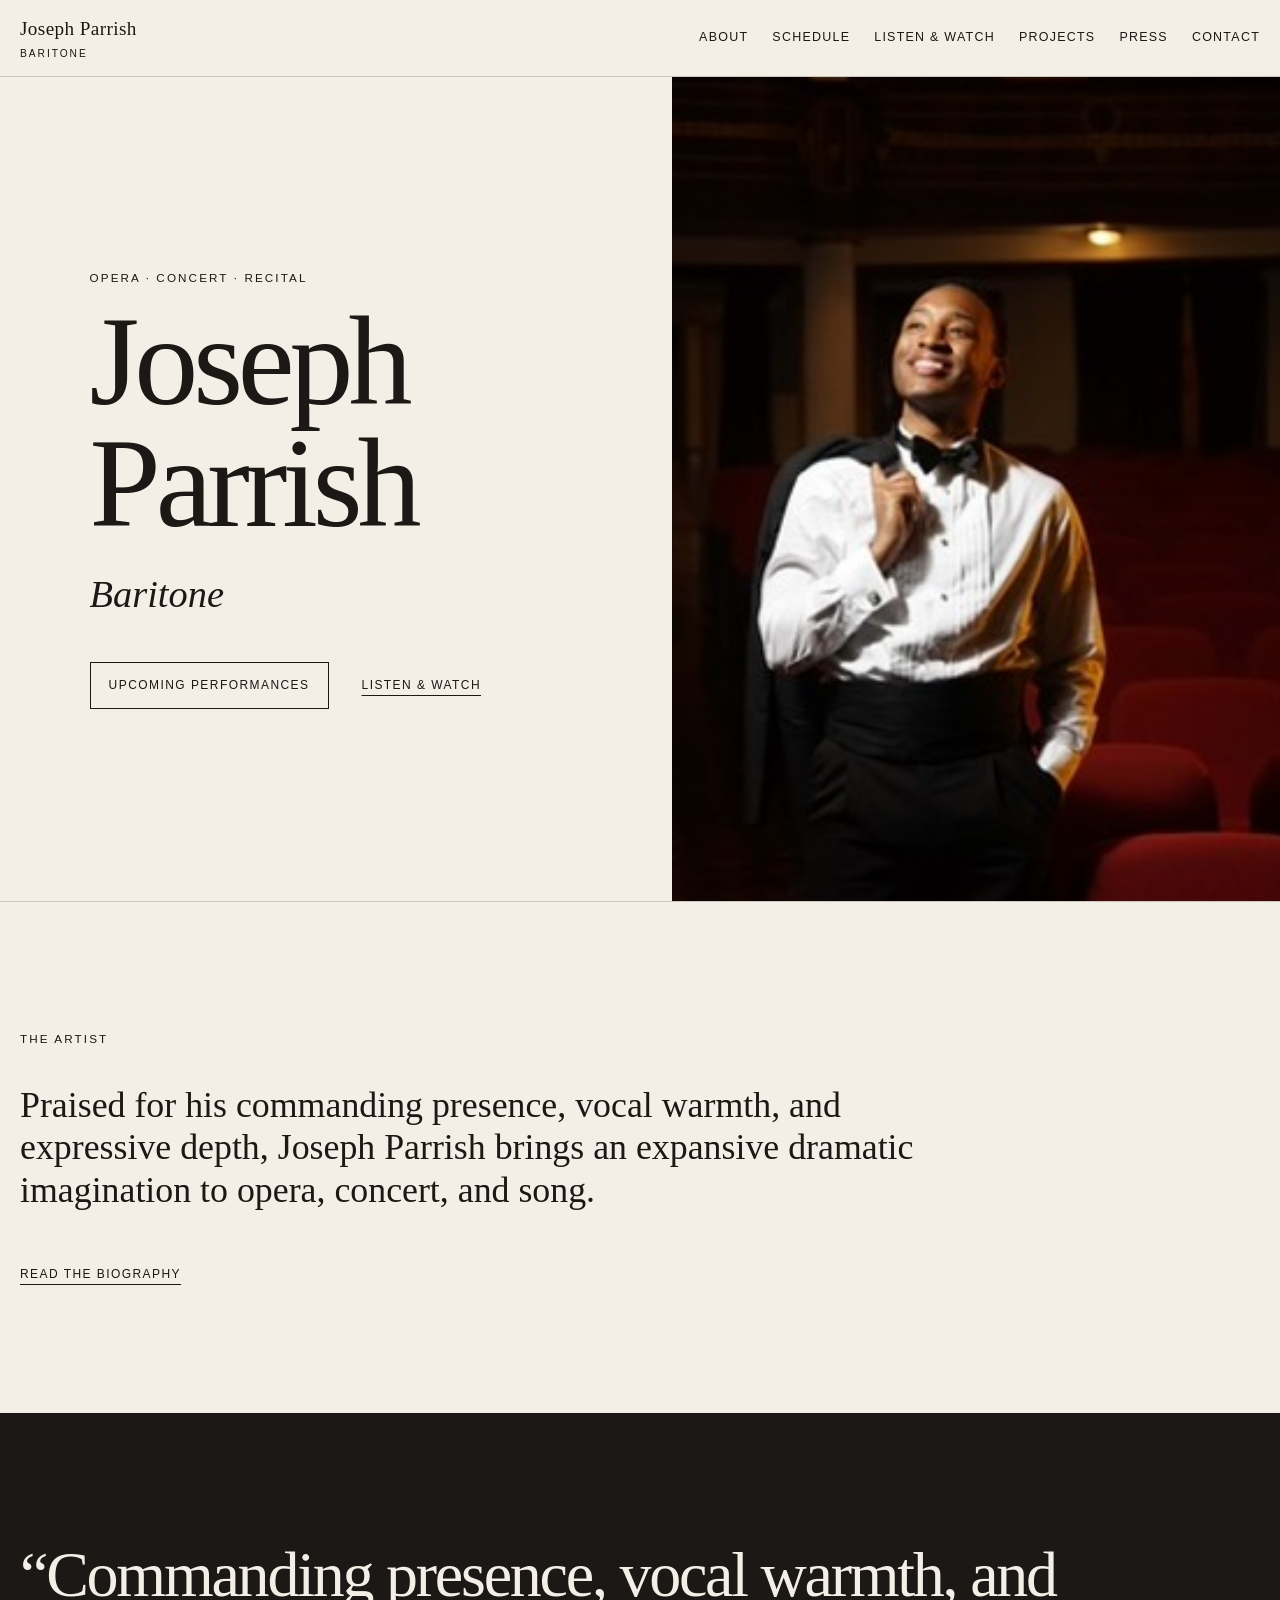
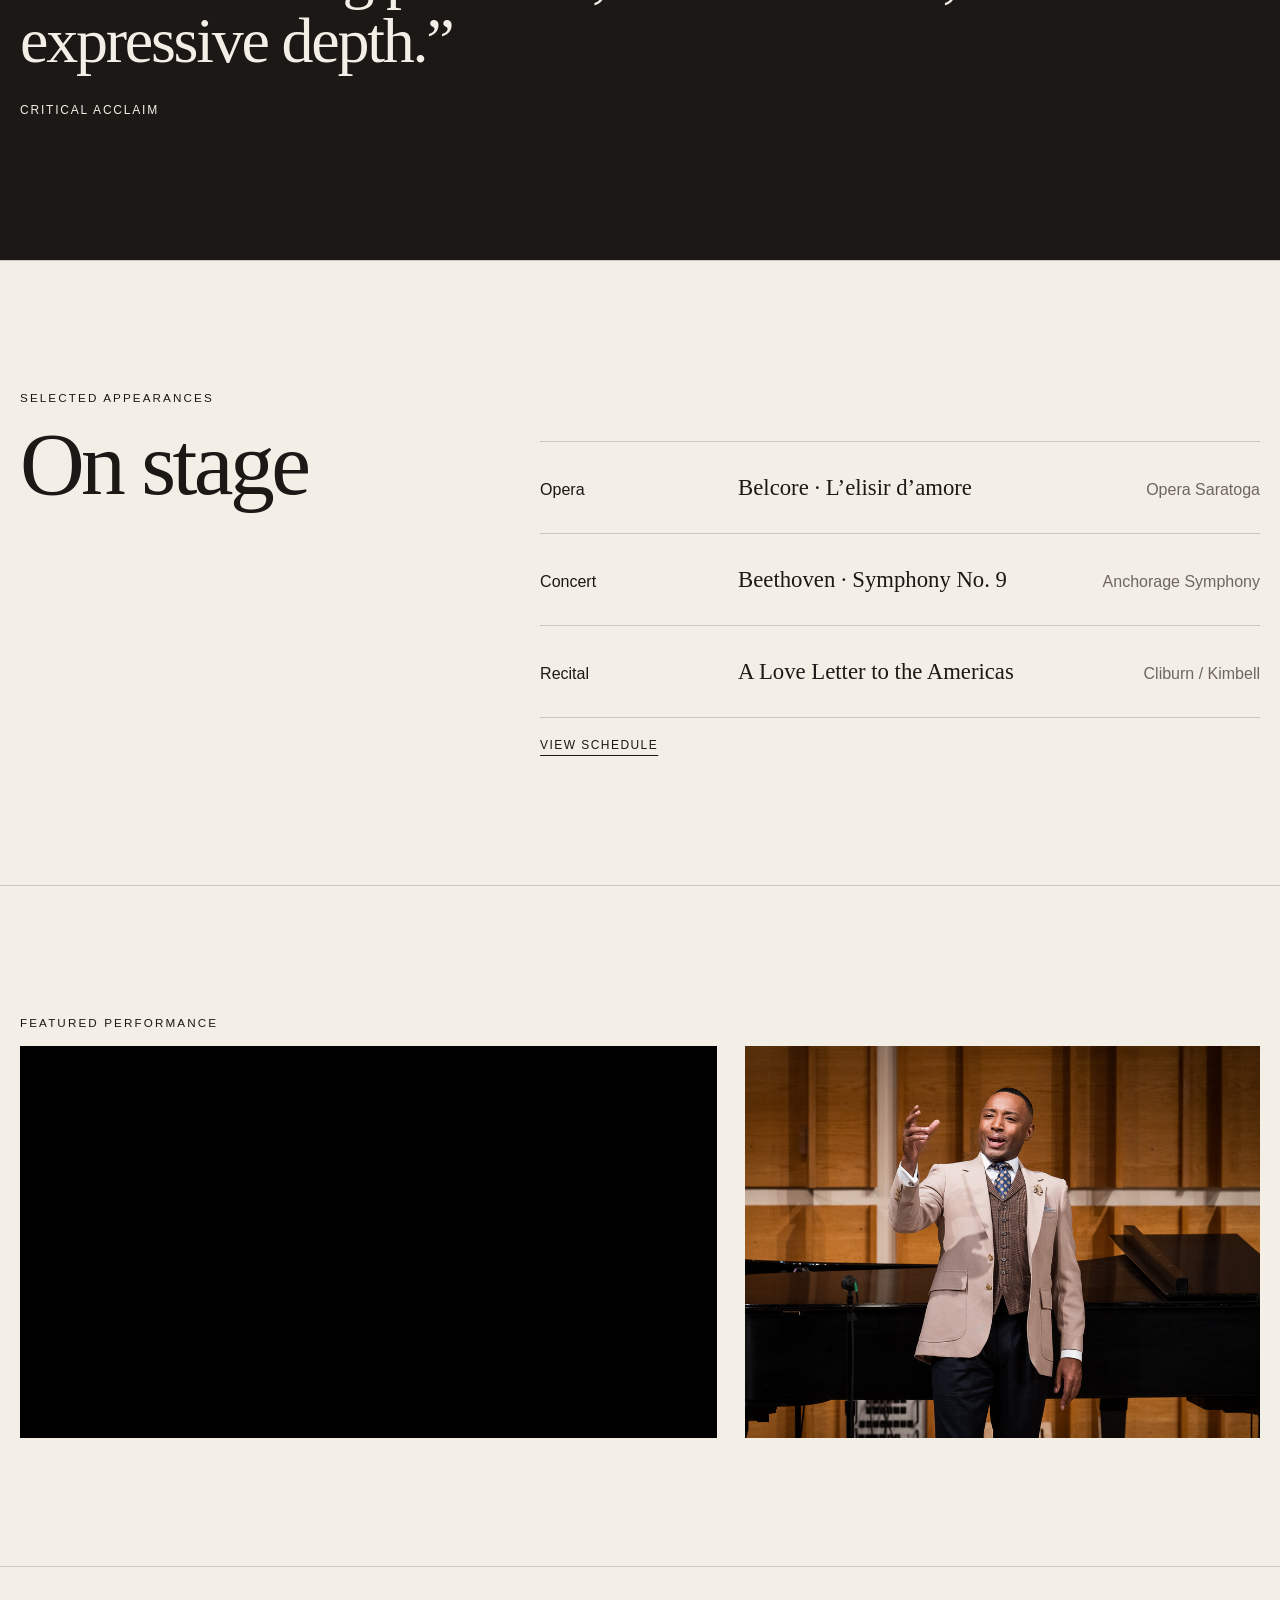
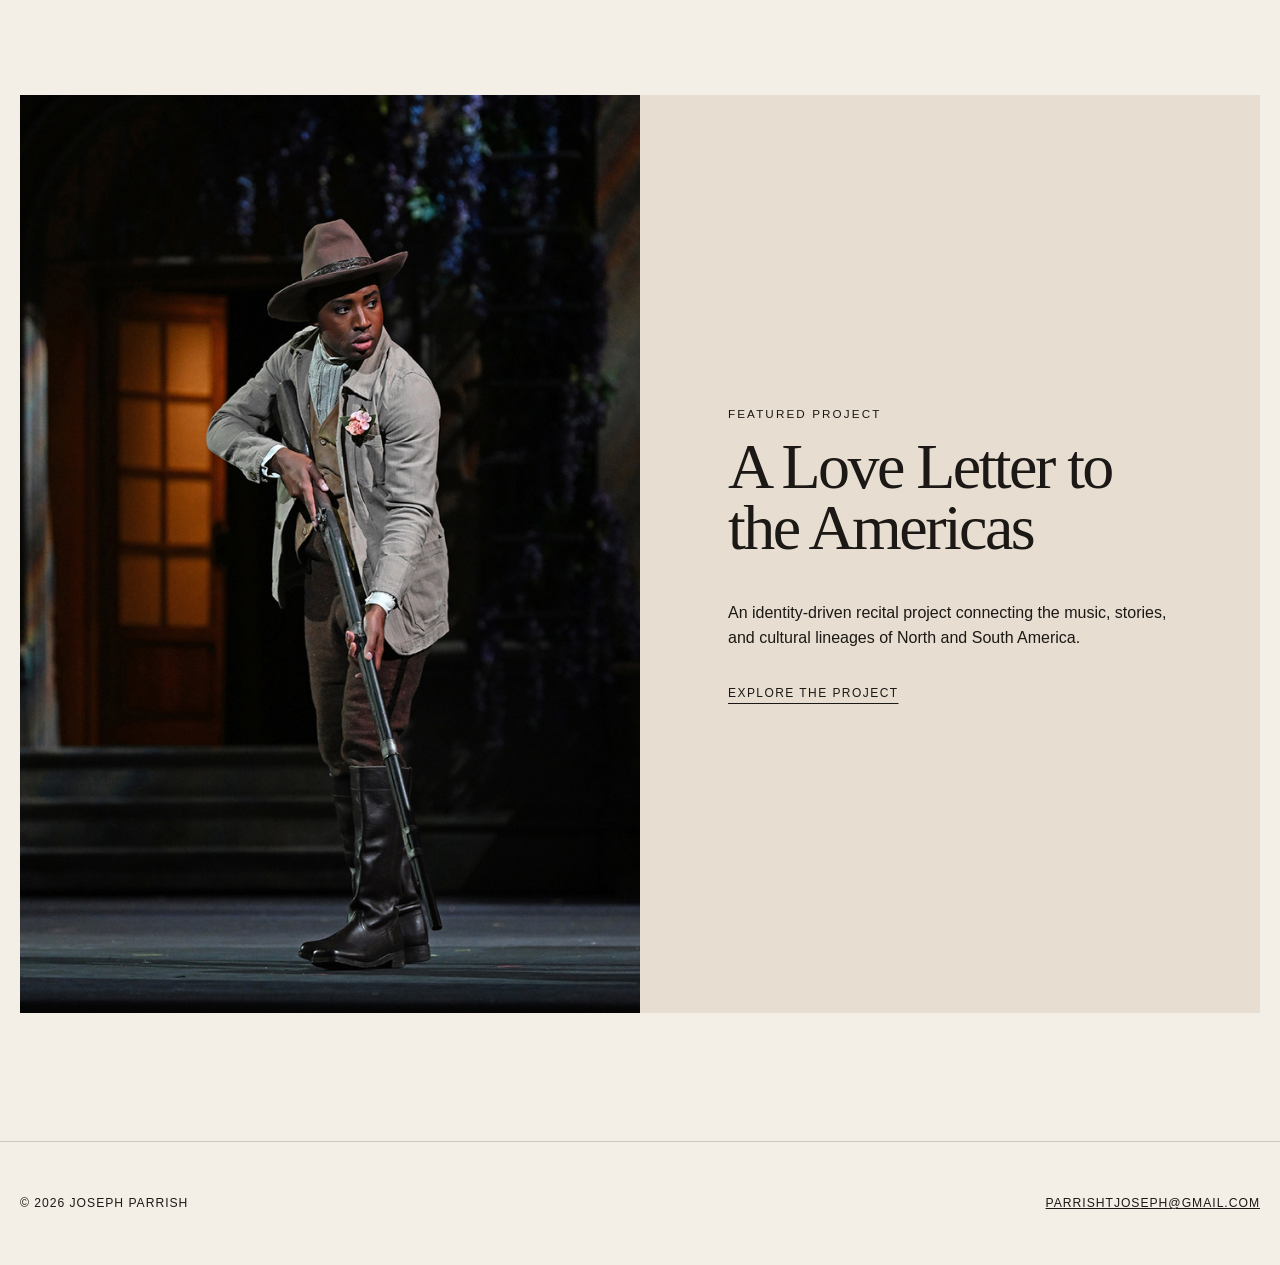
<file: index.html>
<!doctype html><html lang="en"><head><meta charset="utf-8"><meta name="viewport" content="width=device-width,initial-scale=1"><meta name="description" content="Official website of American baritone Joseph Parrish — opera, concert, recital, media, and upcoming performances."><title>Joseph Parrish | Baritone</title><link rel="stylesheet" href="assets/css/styles.css"></head><body>
<header class="site-header">
  <div class="container header-inner">
    <a class="brand" href="index.html">Joseph Parrish<span>Baritone</span></a>
    <button class="menu-button" type="button" aria-expanded="false" aria-label="Open navigation">Menu</button>
    <nav class="nav" aria-label="Primary navigation">
      <a href="about.html">About</a>
      <a href="schedule.html">Schedule</a>
      <a href="media.html">Listen &amp; Watch</a>
      <a href="projects.html">Projects</a>
      <a href="press.html">Press</a>
      <a href="contact.html">Contact</a>
    </nav>
  </div>
</header>
<main>
<section class="hero">
  <div class="hero-copy"><p class="eyebrow">Opera · Concert · Recital</p><h1 class="display">Joseph<br>Parrish</h1><p class="hero-role">Baritone</p><div class="hero-actions"><a class="button" href="schedule.html">Upcoming performances</a><a class="button ghost" href="media.html">Listen &amp; watch</a></div></div>
  <div class="hero-image"><img src="assets/images/joseph-parrish-hero.jpg" alt="Joseph Parrish in formal concert attire in an auditorium"></div>
</section>
<section class="section"><div class="container"><p class="eyebrow">The artist</p><p class="lede">Praised for his commanding presence, vocal warmth, and expressive depth, Joseph Parrish brings an expansive dramatic imagination to opera, concert, and song.</p><a class="text-link" href="about.html">Read the biography</a></div></section>
<section class="section dark"><div class="container"><blockquote class="quote">“Commanding presence, vocal warmth, and expressive depth.”</blockquote><p class="quote-source">Critical acclaim</p></div></section>
<section class="section"><div class="container"><div class="section-grid"><div><p class="eyebrow">Selected appearances</p><h2 class="display">On stage</h2></div><div><div class="engagements"><div class="engagement"><p>Opera</p><p class="work">Belcore · L’elisir d’amore</p><p class="place">Opera Saratoga</p></div><div class="engagement"><p>Concert</p><p class="work">Beethoven · Symphony No. 9</p><p class="place">Anchorage Symphony</p></div><div class="engagement"><p>Recital</p><p class="work">A Love Letter to the Americas</p><p class="place">Cliburn / Kimbell</p></div></div><a class="text-link" href="schedule.html">View schedule</a></div></div></div></section>
<section class="section"><div class="container"><p class="eyebrow">Featured performance</p><div class="media-grid"><div class="video-wrap"><iframe src="https://www.youtube.com/embed/YxGf7FfncKk" title="Featured performance by Joseph Parrish" allow="accelerometer; autoplay; clipboard-write; encrypted-media; gyroscope; picture-in-picture; web-share" allowfullscreen></iframe></div><div class="media-image"><img src="assets/images/joseph-parrish-recital.jpg" alt="Joseph Parrish performing in recital"></div></div></div></section>
<section class="section"><div class="container"><div class="project-card"><img src="assets/images/joseph-parrish-stage.jpg" alt="Joseph Parrish performing on the opera stage"><div class="project-copy"><p class="eyebrow">Featured project</p><h3 class="display">A Love Letter to the Americas</h3><p>An identity-driven recital project connecting the music, stories, and cultural lineages of North and South America.</p><a class="text-link" href="projects.html">Explore the project</a></div></div></div></section>
</main>
<footer class="site-footer">
  <div class="container footer-inner">
    <p>© <span data-year></span> Joseph Parrish</p>
    <p><a href="mailto:parrishtjoseph@gmail.com">parrishtjoseph@gmail.com</a></p>
  </div>
</footer>
<script src="assets/js/main.js"></script>
</body></html>
</file>
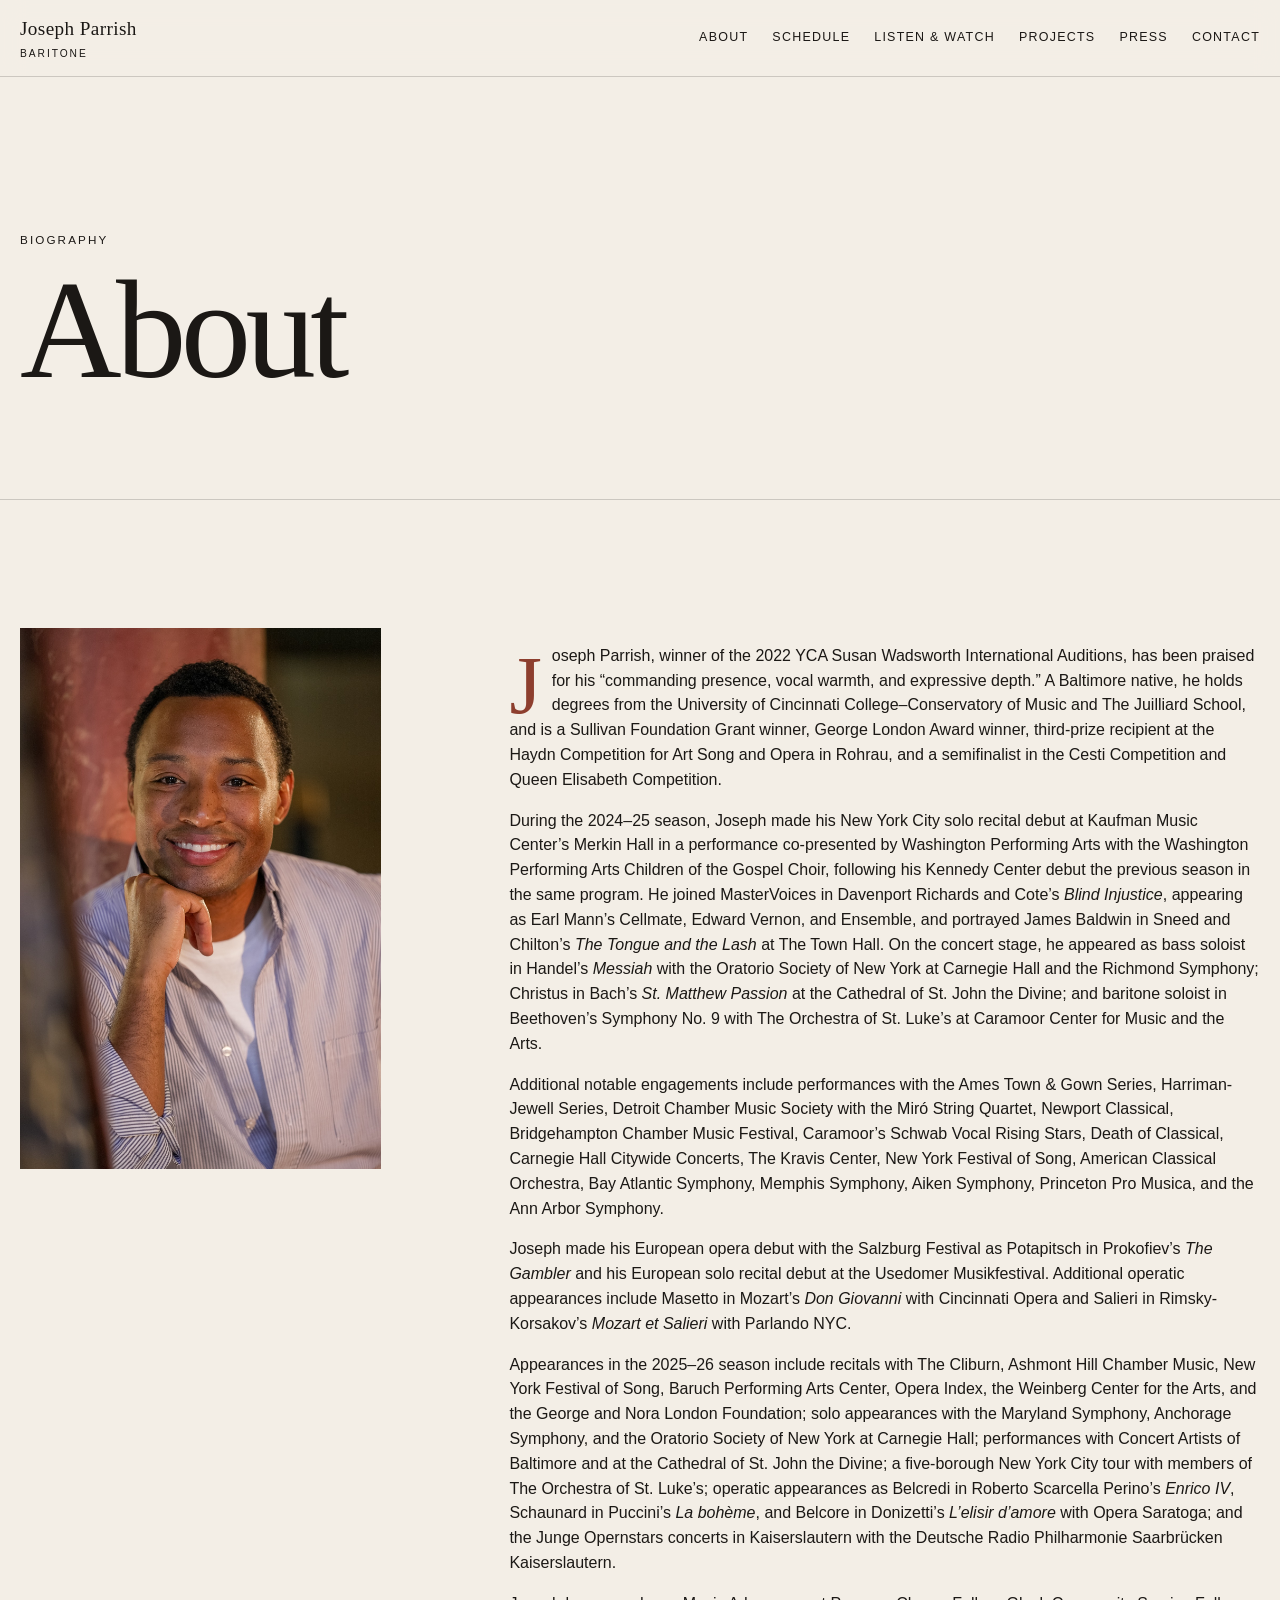
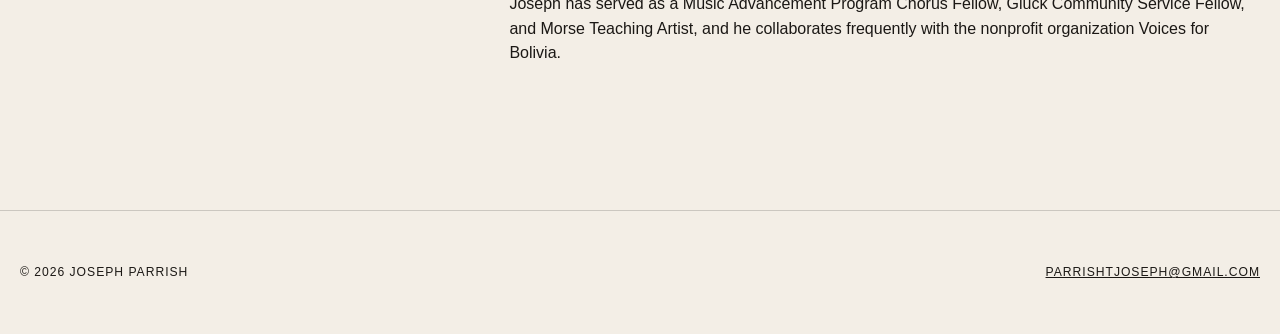
<file: about.html>
<!doctype html><html lang="en"><head><meta charset="utf-8"><meta name="viewport" content="width=device-width,initial-scale=1"><meta name="description" content="Biography of American baritone Joseph Parrish."><title>About | Joseph Parrish</title><link rel="stylesheet" href="assets/css/styles.css"></head><body>
<header class="site-header">
  <div class="container header-inner">
    <a class="brand" href="index.html">Joseph Parrish<span>Baritone</span></a>
    <button class="menu-button" type="button" aria-expanded="false" aria-label="Open navigation">Menu</button>
    <nav class="nav" aria-label="Primary navigation">
      <a href="about.html">About</a>
      <a href="schedule.html">Schedule</a>
      <a href="media.html">Listen &amp; Watch</a>
      <a href="projects.html">Projects</a>
      <a href="press.html">Press</a>
      <a href="contact.html">Contact</a>
    </nav>
  </div>
</header>
<main><section class="page-hero"><div class="container"><p class="eyebrow">Biography</p><h1 class="display">About</h1></div></section><section class="section"><div class="container page-grid"><aside class="portrait-stack"><img src="assets/images/joseph-parrish-portrait.jpg" alt="Portrait of Joseph Parrish"></aside><article class="bio-copy copy">
<p>Joseph Parrish, winner of the 2022 YCA Susan Wadsworth International Auditions, has been praised for his “commanding presence, vocal warmth, and expressive depth.” A Baltimore native, he holds degrees from the University of Cincinnati College–Conservatory of Music and The Juilliard School, and is a Sullivan Foundation Grant winner, George London Award winner, third-prize recipient at the Haydn Competition for Art Song and Opera in Rohrau, and a semifinalist in the Cesti Competition and Queen Elisabeth Competition.</p>
<p>During the 2024–25 season, Joseph made his New York City solo recital debut at Kaufman Music Center’s Merkin Hall in a performance co-presented by Washington Performing Arts with the Washington Performing Arts Children of the Gospel Choir, following his Kennedy Center debut the previous season in the same program. He joined MasterVoices in Davenport Richards and Cote’s <em>Blind Injustice</em>, appearing as Earl Mann’s Cellmate, Edward Vernon, and Ensemble, and portrayed James Baldwin in Sneed and Chilton’s <em>The Tongue and the Lash</em> at The Town Hall. On the concert stage, he appeared as bass soloist in Handel’s <em>Messiah</em> with the Oratorio Society of New York at Carnegie Hall and the Richmond Symphony; Christus in Bach’s <em>St. Matthew Passion</em> at the Cathedral of St. John the Divine; and baritone soloist in Beethoven’s Symphony No. 9 with The Orchestra of St. Luke’s at Caramoor Center for Music and the Arts.</p>
<p>Additional notable engagements include performances with the Ames Town &amp; Gown Series, Harriman-Jewell Series, Detroit Chamber Music Society with the Miró String Quartet, Newport Classical, Bridgehampton Chamber Music Festival, Caramoor’s Schwab Vocal Rising Stars, Death of Classical, Carnegie Hall Citywide Concerts, The Kravis Center, New York Festival of Song, American Classical Orchestra, Bay Atlantic Symphony, Memphis Symphony, Aiken Symphony, Princeton Pro Musica, and the Ann Arbor Symphony.</p>
<p>Joseph made his European opera debut with the Salzburg Festival as Potapitsch in Prokofiev’s <em>The Gambler</em> and his European solo recital debut at the Usedomer Musikfestival. Additional operatic appearances include Masetto in Mozart’s <em>Don Giovanni</em> with Cincinnati Opera and Salieri in Rimsky-Korsakov’s <em>Mozart et Salieri</em> with Parlando NYC.</p>
<p>Appearances in the 2025–26 season include recitals with The Cliburn, Ashmont Hill Chamber Music, New York Festival of Song, Baruch Performing Arts Center, Opera Index, the Weinberg Center for the Arts, and the George and Nora London Foundation; solo appearances with the Maryland Symphony, Anchorage Symphony, and the Oratorio Society of New York at Carnegie Hall; performances with Concert Artists of Baltimore and at the Cathedral of St. John the Divine; a five-borough New York City tour with members of The Orchestra of St. Luke’s; operatic appearances as Belcredi in Roberto Scarcella Perino’s <em>Enrico IV</em>, Schaunard in Puccini’s <em>La bohème</em>, and Belcore in Donizetti’s <em>L’elisir d’amore</em> with Opera Saratoga; and the Junge Opernstars concerts in Kaiserslautern with the Deutsche Radio Philharmonie Saarbrücken Kaiserslautern.</p>
<p>Joseph has served as a Music Advancement Program Chorus Fellow, Gluck Community Service Fellow, and Morse Teaching Artist, and he collaborates frequently with the nonprofit organization Voices for Bolivia.</p>
</article></div></section></main>
<footer class="site-footer">
  <div class="container footer-inner">
    <p>© <span data-year></span> Joseph Parrish</p>
    <p><a href="mailto:parrishtjoseph@gmail.com">parrishtjoseph@gmail.com</a></p>
  </div>
</footer>
<script src="assets/js/main.js"></script>
</body></html>
</file>
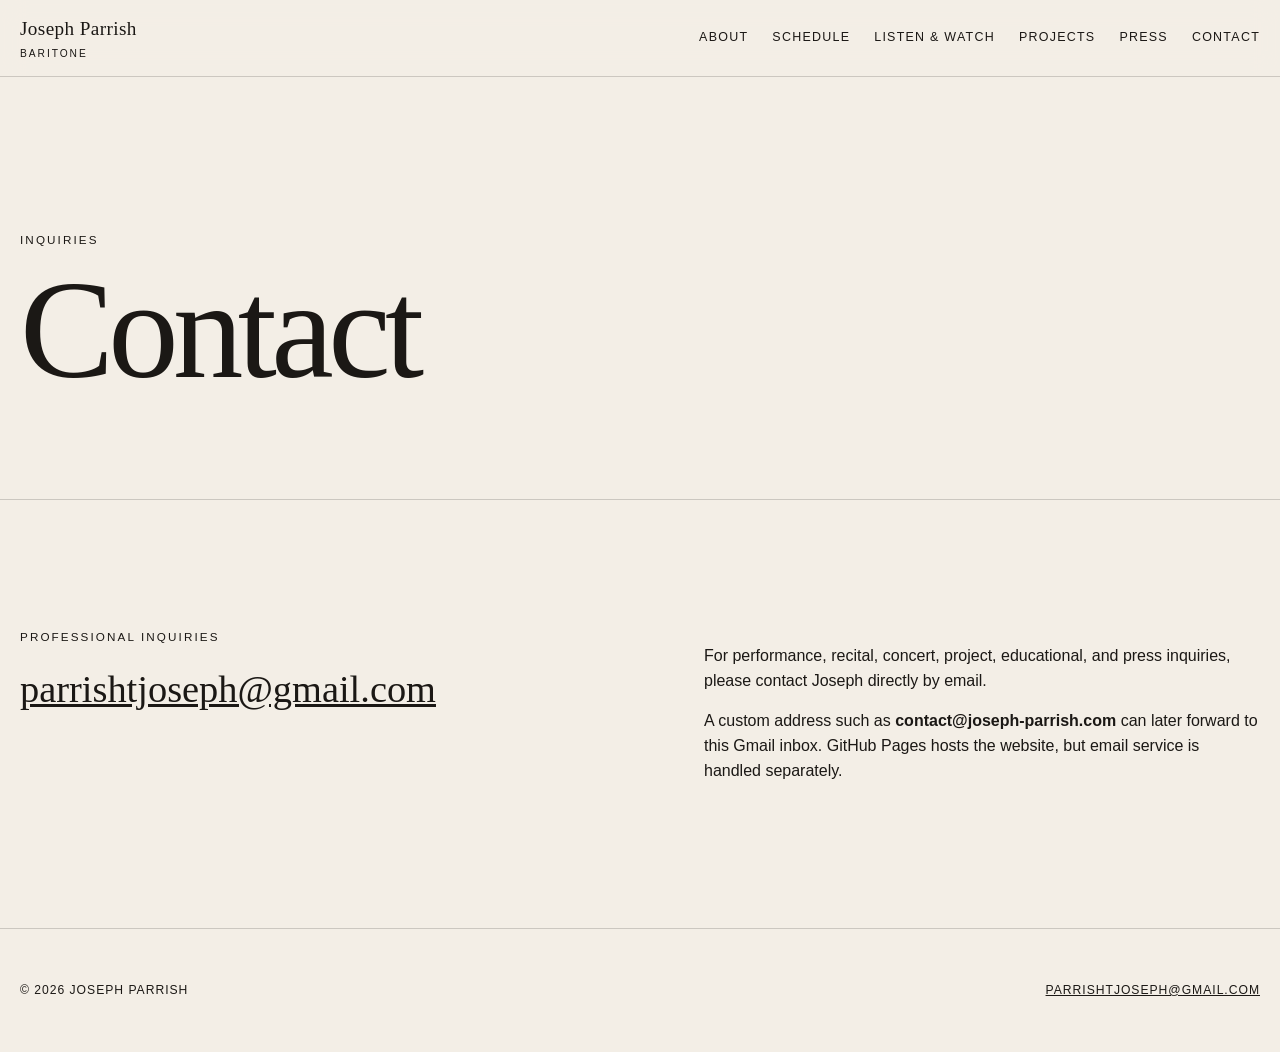
<file: contact.html>
<!doctype html><html lang="en"><head><meta charset="utf-8"><meta name="viewport" content="width=device-width,initial-scale=1"><meta name="description" content="Contact baritone Joseph Parrish for professional inquiries."><title>Contact | Joseph Parrish</title><link rel="stylesheet" href="assets/css/styles.css"></head><body>
<header class="site-header">
  <div class="container header-inner">
    <a class="brand" href="index.html">Joseph Parrish<span>Baritone</span></a>
    <button class="menu-button" type="button" aria-expanded="false" aria-label="Open navigation">Menu</button>
    <nav class="nav" aria-label="Primary navigation">
      <a href="about.html">About</a>
      <a href="schedule.html">Schedule</a>
      <a href="media.html">Listen &amp; Watch</a>
      <a href="projects.html">Projects</a>
      <a href="press.html">Press</a>
      <a href="contact.html">Contact</a>
    </nav>
  </div>
</header>
<main><section class="page-hero"><div class="container"><p class="eyebrow">Inquiries</p><h1 class="display">Contact</h1></div></section><section class="section"><div class="container contact-grid"><div><p class="eyebrow">Professional inquiries</p><a class="contact-email" href="mailto:parrishtjoseph@gmail.com">parrishtjoseph@gmail.com</a></div><div class="copy"><p>For performance, recital, concert, project, educational, and press inquiries, please contact Joseph directly by email.</p><p>A custom address such as <strong>contact@joseph-parrish.com</strong> can later forward to this Gmail inbox. GitHub Pages hosts the website, but email service is handled separately.</p></div></div></section></main>
<footer class="site-footer">
  <div class="container footer-inner">
    <p>© <span data-year></span> Joseph Parrish</p>
    <p><a href="mailto:parrishtjoseph@gmail.com">parrishtjoseph@gmail.com</a></p>
  </div>
</footer>
<script src="assets/js/main.js"></script>
</body></html>
</file>
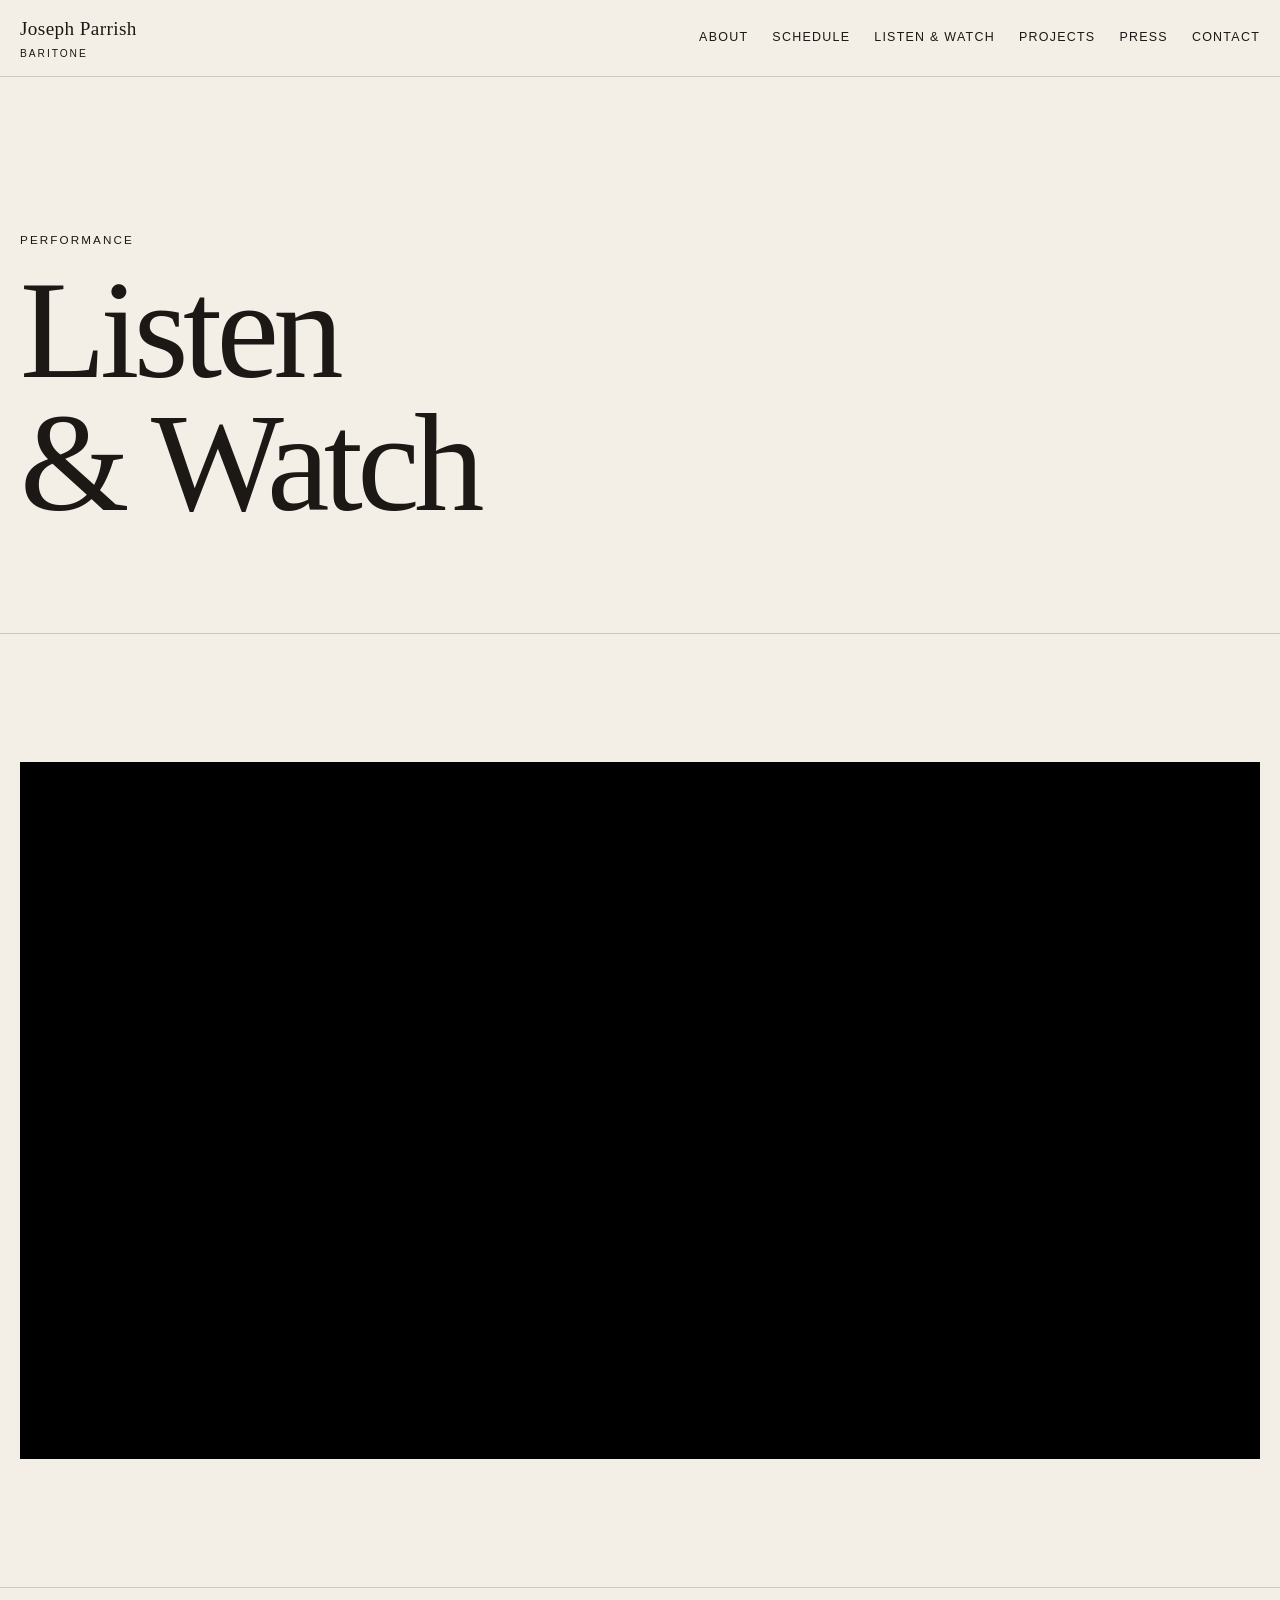
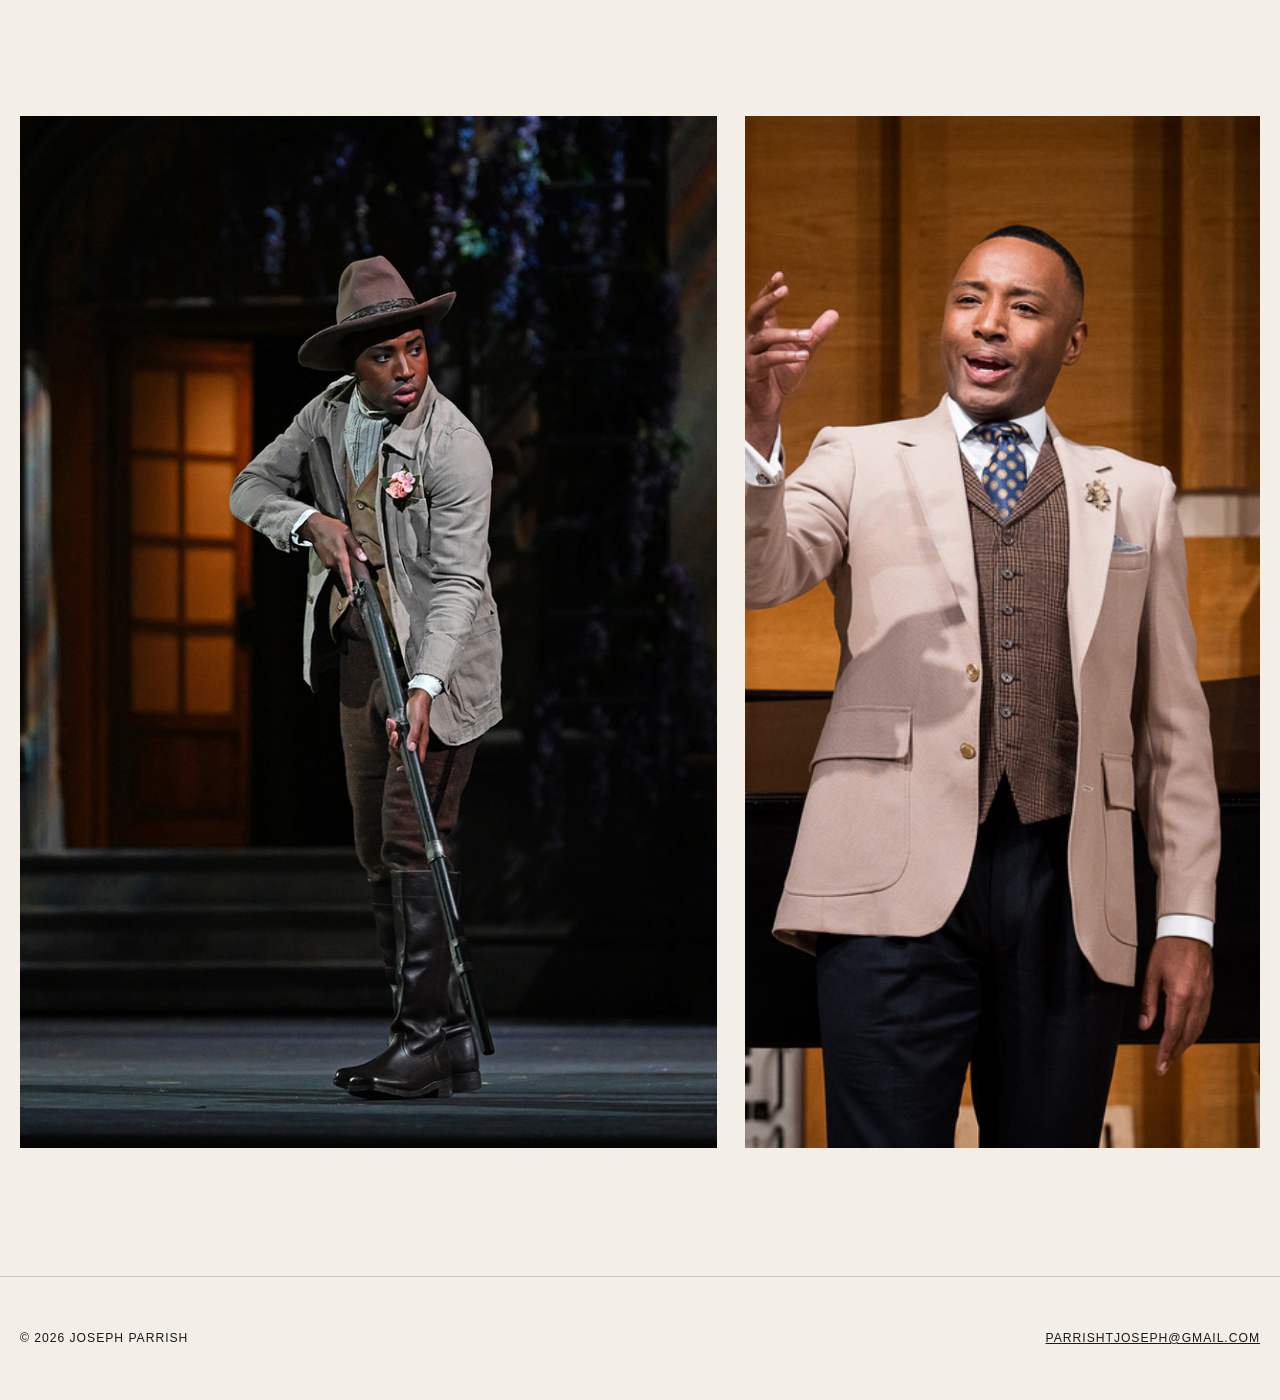
<file: media.html>
<!doctype html><html lang="en"><head><meta charset="utf-8"><meta name="viewport" content="width=device-width,initial-scale=1"><meta name="description" content="Performance videos and photographs of baritone Joseph Parrish."><title>Listen & Watch | Joseph Parrish</title><link rel="stylesheet" href="assets/css/styles.css"></head><body>
<header class="site-header">
  <div class="container header-inner">
    <a class="brand" href="index.html">Joseph Parrish<span>Baritone</span></a>
    <button class="menu-button" type="button" aria-expanded="false" aria-label="Open navigation">Menu</button>
    <nav class="nav" aria-label="Primary navigation">
      <a href="about.html">About</a>
      <a href="schedule.html">Schedule</a>
      <a href="media.html">Listen &amp; Watch</a>
      <a href="projects.html">Projects</a>
      <a href="press.html">Press</a>
      <a href="contact.html">Contact</a>
    </nav>
  </div>
</header>
<main><section class="page-hero"><div class="container"><p class="eyebrow">Performance</p><h1 class="display">Listen<br>&amp; Watch</h1></div></section><section class="section"><div class="container"><div class="video-wrap"><iframe src="https://www.youtube.com/embed/YxGf7FfncKk" title="Featured performance by Joseph Parrish" allow="accelerometer; autoplay; clipboard-write; encrypted-media; gyroscope; picture-in-picture; web-share" allowfullscreen></iframe></div></div></section><section class="section"><div class="container media-grid"><div class="media-image"><img src="assets/images/joseph-parrish-stage.jpg" alt="Joseph Parrish performing onstage"></div><div class="media-image"><img src="assets/images/joseph-parrish-recital.jpg" alt="Joseph Parrish singing in recital"></div></div></section></main>
<footer class="site-footer">
  <div class="container footer-inner">
    <p>© <span data-year></span> Joseph Parrish</p>
    <p><a href="mailto:parrishtjoseph@gmail.com">parrishtjoseph@gmail.com</a></p>
  </div>
</footer>
<script src="assets/js/main.js"></script>
</body></html>
</file>
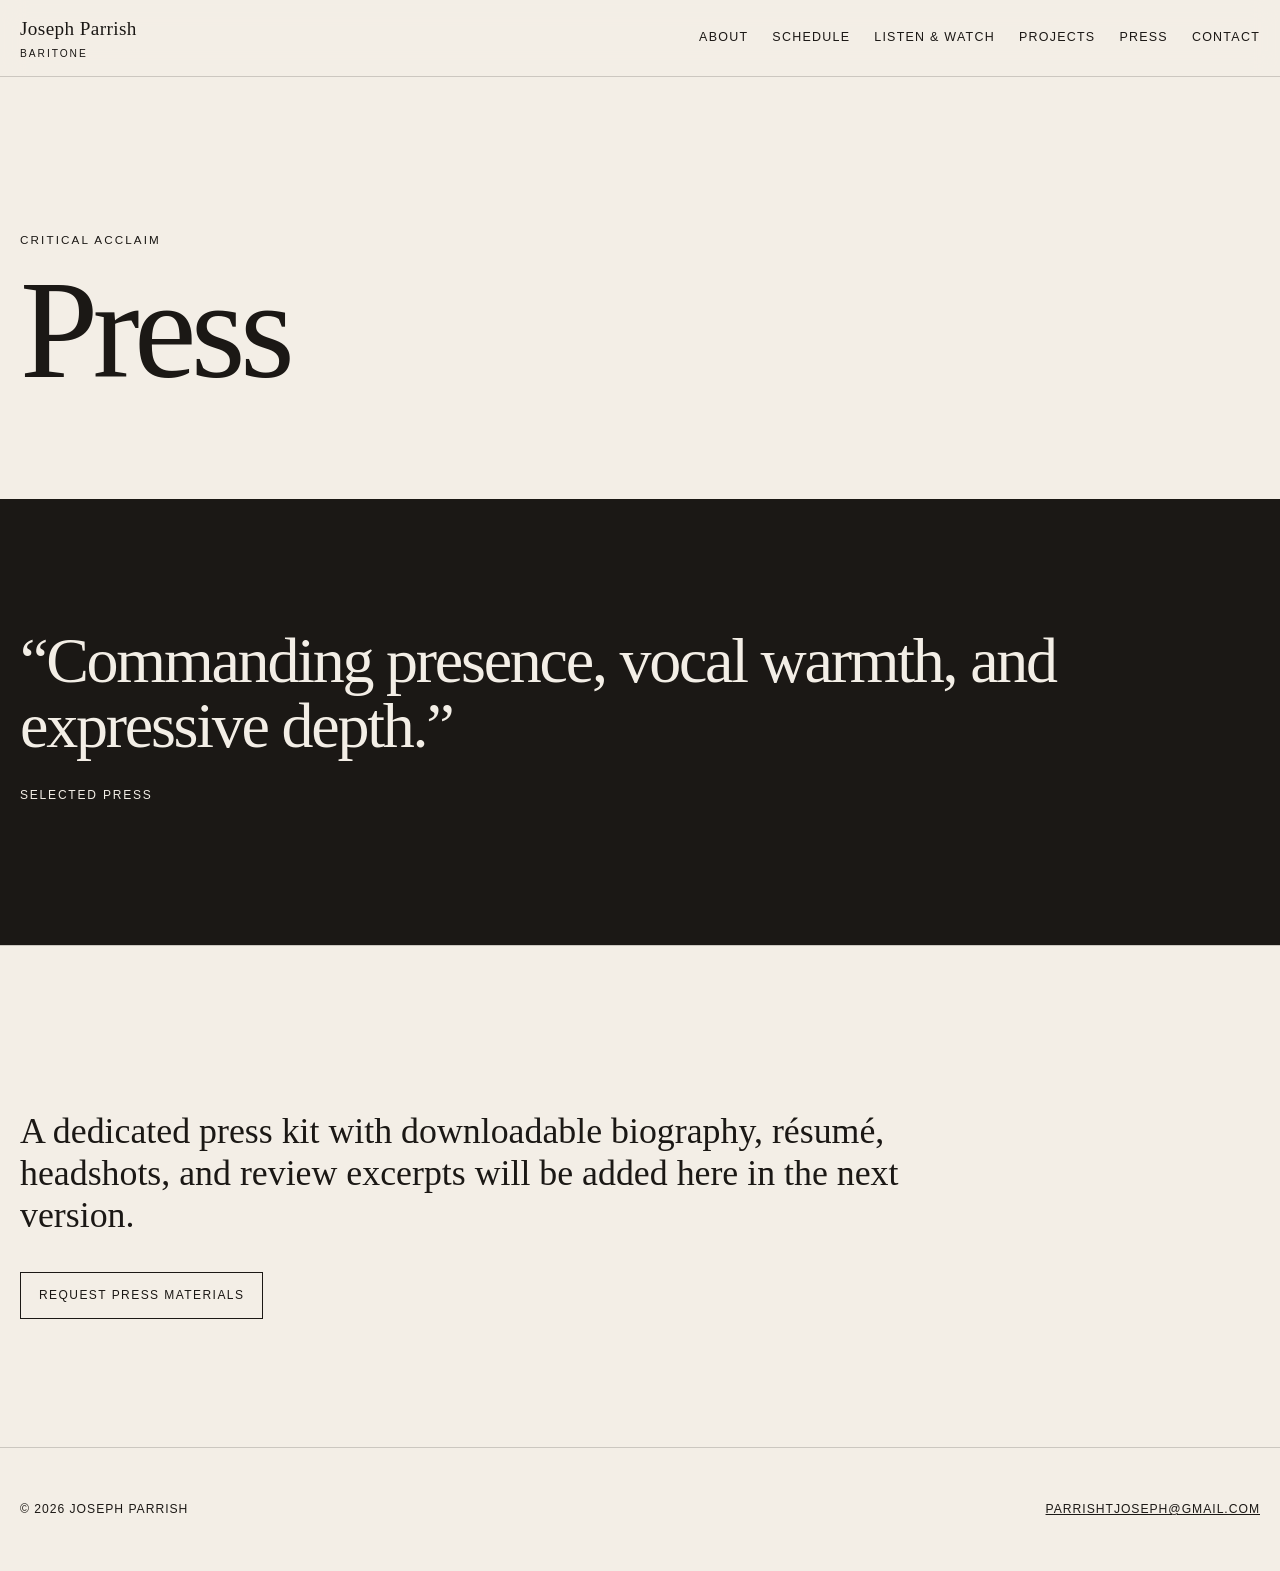
<file: press.html>
<!doctype html><html lang="en"><head><meta charset="utf-8"><meta name="viewport" content="width=device-width,initial-scale=1"><meta name="description" content="Press and critical acclaim for baritone Joseph Parrish."><title>Press | Joseph Parrish</title><link rel="stylesheet" href="assets/css/styles.css"></head><body>
<header class="site-header">
  <div class="container header-inner">
    <a class="brand" href="index.html">Joseph Parrish<span>Baritone</span></a>
    <button class="menu-button" type="button" aria-expanded="false" aria-label="Open navigation">Menu</button>
    <nav class="nav" aria-label="Primary navigation">
      <a href="about.html">About</a>
      <a href="schedule.html">Schedule</a>
      <a href="media.html">Listen &amp; Watch</a>
      <a href="projects.html">Projects</a>
      <a href="press.html">Press</a>
      <a href="contact.html">Contact</a>
    </nav>
  </div>
</header>
<main><section class="page-hero"><div class="container"><p class="eyebrow">Critical acclaim</p><h1 class="display">Press</h1></div></section><section class="section dark"><div class="container"><blockquote class="quote">“Commanding presence, vocal warmth, and expressive depth.”</blockquote><p class="quote-source">Selected press</p></div></section><section class="section"><div class="container"><p class="lede">A dedicated press kit with downloadable biography, résumé, headshots, and review excerpts will be added here in the next version.</p><a class="button" href="mailto:parrishtjoseph@gmail.com?subject=Joseph%20Parrish%20press%20materials">Request press materials</a></div></section></main>
<footer class="site-footer">
  <div class="container footer-inner">
    <p>© <span data-year></span> Joseph Parrish</p>
    <p><a href="mailto:parrishtjoseph@gmail.com">parrishtjoseph@gmail.com</a></p>
  </div>
</footer>
<script src="assets/js/main.js"></script>
</body></html>
</file>
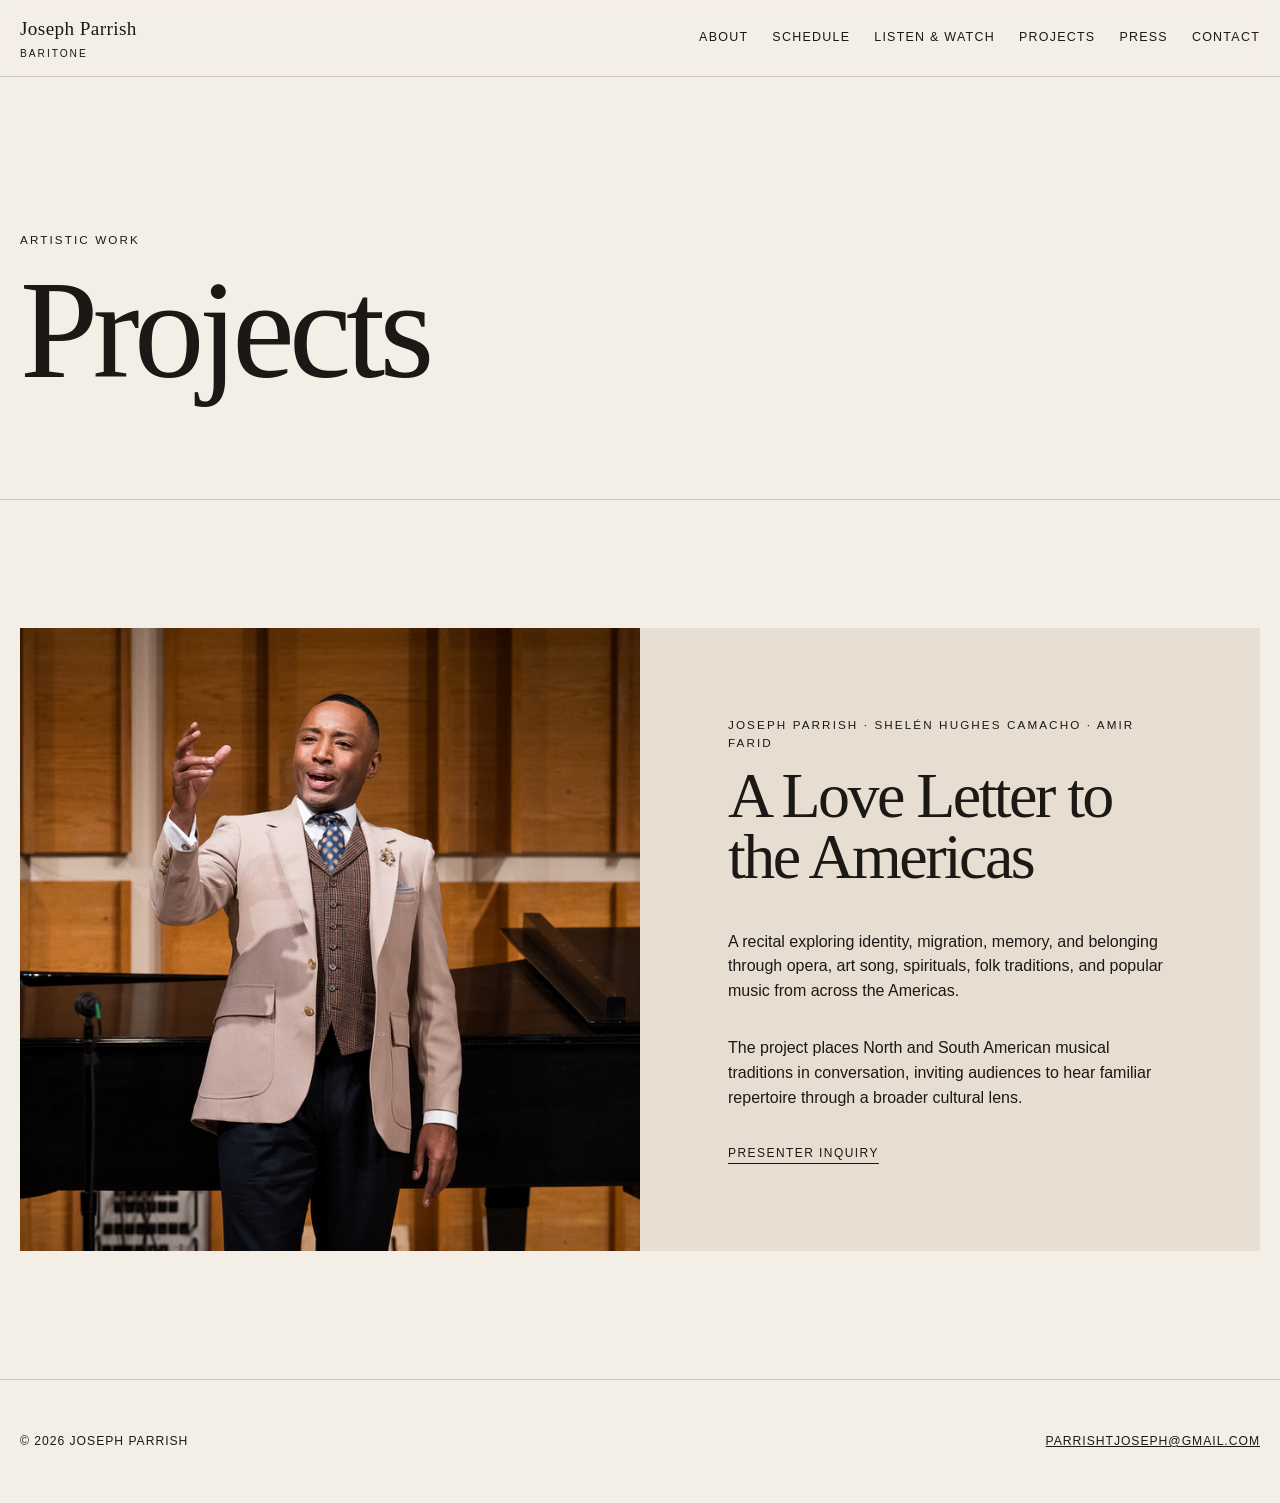
<file: projects.html>
<!doctype html><html lang="en"><head><meta charset="utf-8"><meta name="viewport" content="width=device-width,initial-scale=1"><meta name="description" content="Artistic projects by baritone Joseph Parrish."><title>Projects | Joseph Parrish</title><link rel="stylesheet" href="assets/css/styles.css"></head><body>
<header class="site-header">
  <div class="container header-inner">
    <a class="brand" href="index.html">Joseph Parrish<span>Baritone</span></a>
    <button class="menu-button" type="button" aria-expanded="false" aria-label="Open navigation">Menu</button>
    <nav class="nav" aria-label="Primary navigation">
      <a href="about.html">About</a>
      <a href="schedule.html">Schedule</a>
      <a href="media.html">Listen &amp; Watch</a>
      <a href="projects.html">Projects</a>
      <a href="press.html">Press</a>
      <a href="contact.html">Contact</a>
    </nav>
  </div>
</header>
<main><section class="page-hero"><div class="container"><p class="eyebrow">Artistic work</p><h1 class="display">Projects</h1></div></section><section class="section"><div class="container"><div class="project-card"><img src="assets/images/joseph-parrish-recital.jpg" alt="Joseph Parrish performing in recital"><div class="project-copy"><p class="eyebrow">Joseph Parrish · Shelén Hughes Camacho · Amir Farid</p><h3 class="display">A Love Letter to the Americas</h3><p>A recital exploring identity, migration, memory, and belonging through opera, art song, spirituals, folk traditions, and popular music from across the Americas.</p><p>The project places North and South American musical traditions in conversation, inviting audiences to hear familiar repertoire through a broader cultural lens.</p><a class="text-link" href="mailto:parrishtjoseph@gmail.com?subject=A%20Love%20Letter%20to%20the%20Americas">Presenter inquiry</a></div></div></div></section></main>
<footer class="site-footer">
  <div class="container footer-inner">
    <p>© <span data-year></span> Joseph Parrish</p>
    <p><a href="mailto:parrishtjoseph@gmail.com">parrishtjoseph@gmail.com</a></p>
  </div>
</footer>
<script src="assets/js/main.js"></script>
</body></html>
</file>
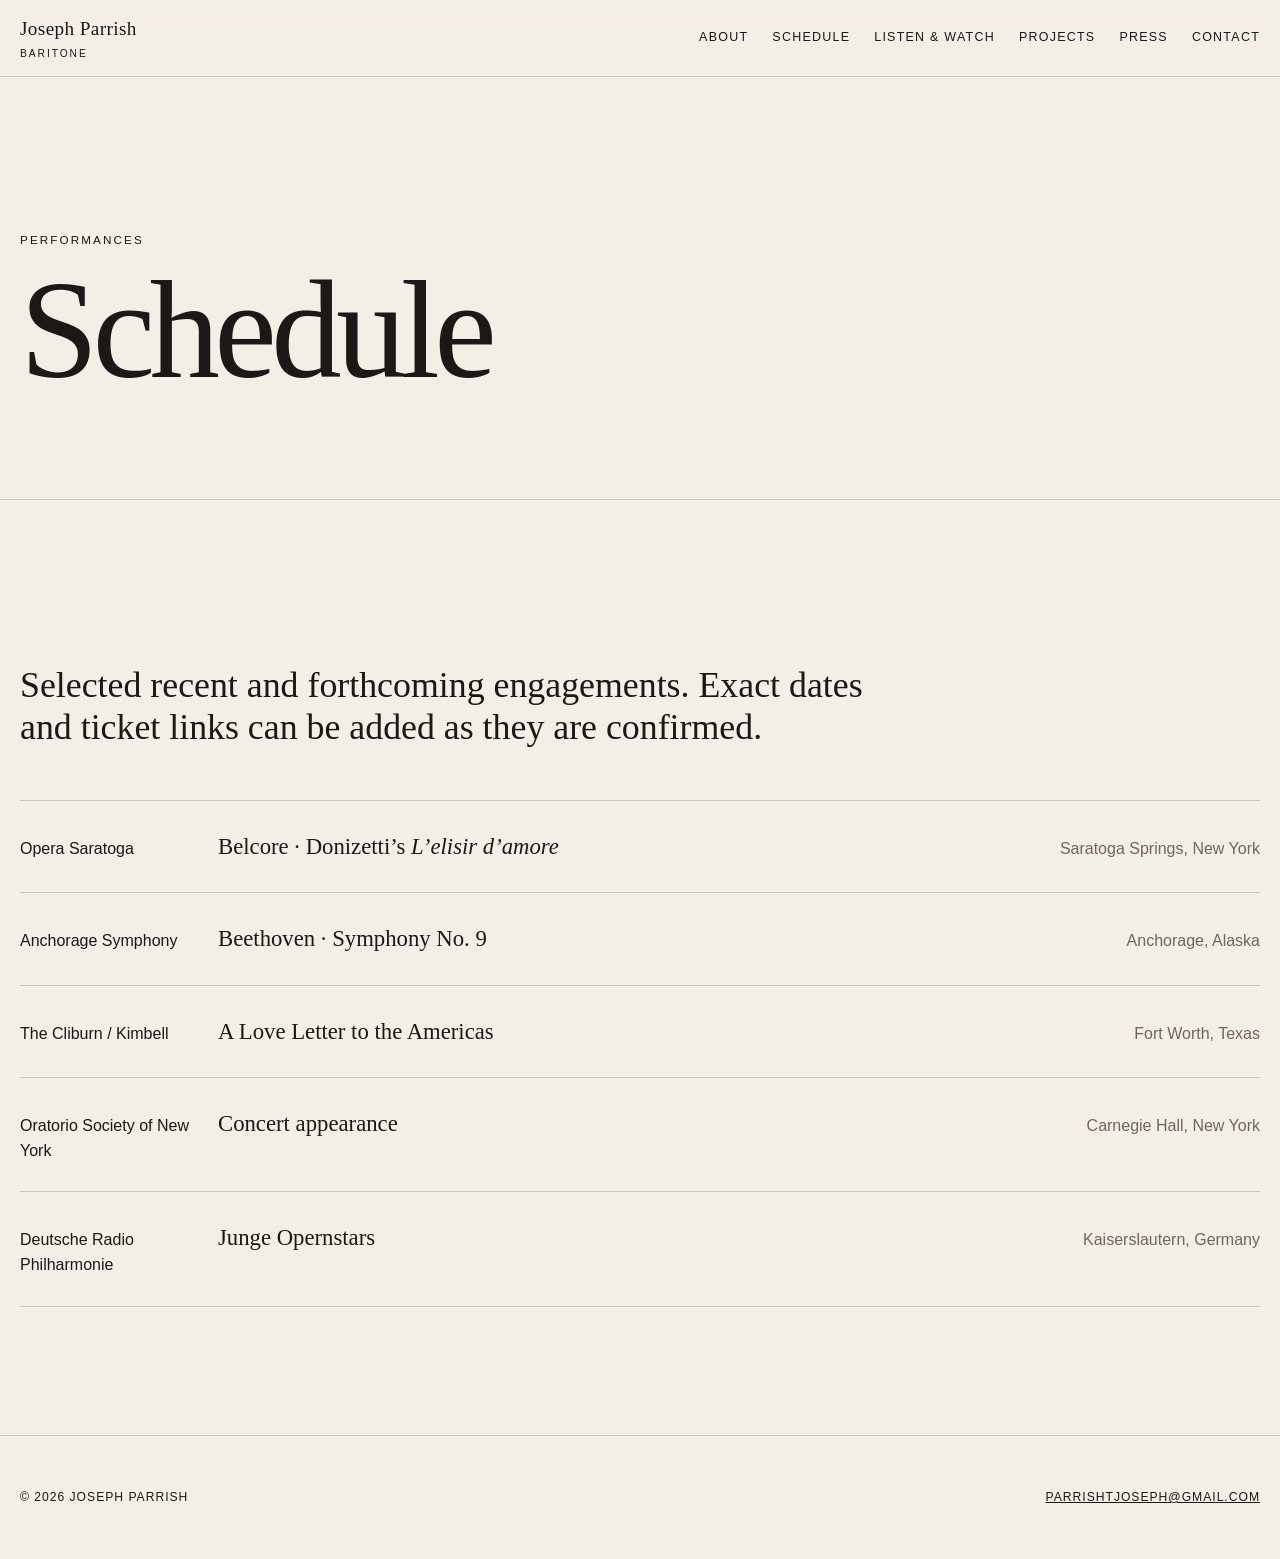
<file: schedule.html>
<!doctype html><html lang="en"><head><meta charset="utf-8"><meta name="viewport" content="width=device-width,initial-scale=1"><meta name="description" content="Upcoming performances and engagements for baritone Joseph Parrish."><title>Schedule | Joseph Parrish</title><link rel="stylesheet" href="assets/css/styles.css"></head><body>
<header class="site-header">
  <div class="container header-inner">
    <a class="brand" href="index.html">Joseph Parrish<span>Baritone</span></a>
    <button class="menu-button" type="button" aria-expanded="false" aria-label="Open navigation">Menu</button>
    <nav class="nav" aria-label="Primary navigation">
      <a href="about.html">About</a>
      <a href="schedule.html">Schedule</a>
      <a href="media.html">Listen &amp; Watch</a>
      <a href="projects.html">Projects</a>
      <a href="press.html">Press</a>
      <a href="contact.html">Contact</a>
    </nav>
  </div>
</header>
<main><section class="page-hero"><div class="container"><p class="eyebrow">Performances</p><h1 class="display">Schedule</h1></div></section><section class="section"><div class="container"><p class="lede">Selected recent and forthcoming engagements. Exact dates and ticket links can be added as they are confirmed.</p><div class="engagements"><div class="engagement"><p>Opera Saratoga</p><p class="work">Belcore · Donizetti’s <em>L’elisir d’amore</em></p><p class="place">Saratoga Springs, New York</p></div><div class="engagement"><p>Anchorage Symphony</p><p class="work">Beethoven · Symphony No. 9</p><p class="place">Anchorage, Alaska</p></div><div class="engagement"><p>The Cliburn / Kimbell</p><p class="work">A Love Letter to the Americas</p><p class="place">Fort Worth, Texas</p></div><div class="engagement"><p>Oratorio Society of New York</p><p class="work">Concert appearance</p><p class="place">Carnegie Hall, New York</p></div><div class="engagement"><p>Deutsche Radio Philharmonie</p><p class="work">Junge Opernstars</p><p class="place">Kaiserslautern, Germany</p></div></div></div></section></main>
<footer class="site-footer">
  <div class="container footer-inner">
    <p>© <span data-year></span> Joseph Parrish</p>
    <p><a href="mailto:parrishtjoseph@gmail.com">parrishtjoseph@gmail.com</a></p>
  </div>
</footer>
<script src="assets/js/main.js"></script>
</body></html>
</file>
<file: assets/css/styles.css>
:root {
  --ink: #1b1815;
  --paper: #f3eee6;
  --paper-2: #e7ded1;
  --accent: #8d3e2e;
  --muted: #6f675f;
  --line: rgba(27, 24, 21, 0.18);
  --max: 1240px;
}

* { box-sizing: border-box; }
html { scroll-behavior: smooth; }
body {
  margin: 0;
  background: var(--paper);
  color: var(--ink);
  font-family: Arial, Helvetica, sans-serif;
  line-height: 1.55;
  -webkit-font-smoothing: antialiased;
}
img { display: block; max-width: 100%; }
a { color: inherit; }
.container { width: min(calc(100% - 40px), var(--max)); margin: 0 auto; }
.eyebrow { margin: 0 0 14px; font-size: .73rem; letter-spacing: .18em; text-transform: uppercase; }
.display { font-family: Georgia, 'Times New Roman', serif; font-weight: 400; line-height: .95; letter-spacing: -.04em; }
.lede { font-family: Georgia, 'Times New Roman', serif; font-size: clamp(1.45rem, 2.8vw, 2.65rem); line-height: 1.18; max-width: 900px; }

.site-header {
  position: sticky; top: 0; z-index: 50;
  background: rgba(243, 238, 230, .92);
  backdrop-filter: blur(12px);
  border-bottom: 1px solid var(--line);
}
.header-inner { min-height: 76px; display: flex; align-items: center; justify-content: space-between; gap: 28px; }
.brand { text-decoration: none; font-family: Georgia, 'Times New Roman', serif; font-size: 1.2rem; letter-spacing: .02em; }
.brand span { display: block; font-family: Arial, Helvetica, sans-serif; font-size: .64rem; letter-spacing: .19em; text-transform: uppercase; margin-top: 3px; }
.nav { display: flex; align-items: center; gap: 24px; }
.nav a { text-decoration: none; font-size: .78rem; letter-spacing: .1em; text-transform: uppercase; }
.nav a:hover, .nav a[aria-current='page'] { color: var(--accent); }
.menu-button { display: none; border: 0; background: none; font-size: 1rem; padding: 10px; }

.hero { min-height: calc(100vh - 76px); display: grid; grid-template-columns: 1.05fr .95fr; }
.hero-copy { padding: clamp(60px, 9vw, 130px) max(24px, 7vw); display: flex; flex-direction: column; justify-content: center; }
.hero h1 { margin: 0; font-size: clamp(4.7rem, 10vw, 10.5rem); }
.hero-role { font-family: Georgia, 'Times New Roman', serif; font-style: italic; font-size: clamp(1.5rem, 3vw, 3rem); margin: 20px 0 38px; }
.hero-actions { display: flex; gap: 14px; flex-wrap: wrap; }
.button { display: inline-block; padding: 13px 18px; border: 1px solid var(--ink); text-decoration: none; font-size: .75rem; letter-spacing: .12em; text-transform: uppercase; }
.button:hover { background: var(--ink); color: var(--paper); }
.button.ghost { border-color: transparent; text-decoration: underline; text-underline-offset: 6px; }
.hero-image { min-height: 620px; background: #19130f; overflow: hidden; }
.hero-image img { width: 100%; height: 100%; object-fit: cover; object-position: 54% 50%; transform: scale(1.01); }

.section { padding: clamp(76px, 10vw, 145px) 0; border-top: 1px solid var(--line); }
.section.dark { background: var(--ink); color: var(--paper); }
.section-grid { display: grid; grid-template-columns: .72fr 1.28fr; gap: clamp(48px, 9vw, 130px); align-items: start; }
.section h2 { margin: 0; font-size: clamp(3.2rem, 7vw, 7rem); }
.copy p { max-width: 760px; }
.text-link { display: inline-block; margin-top: 18px; text-transform: uppercase; font-size: .75rem; letter-spacing: .12em; text-underline-offset: 6px; }

.quote { margin: 0; font-family: Georgia, 'Times New Roman', serif; font-size: clamp(2.3rem, 5vw, 5.5rem); line-height: 1.02; letter-spacing: -.035em; }
.quote-source { margin-top: 28px; font-size: .75rem; letter-spacing: .15em; text-transform: uppercase; }

.engagements { margin-top: 52px; border-top: 1px solid var(--line); }
.engagement { display: grid; grid-template-columns: 170px 1fr auto; gap: 28px; padding: 28px 0; border-bottom: 1px solid var(--line); align-items: baseline; }
.engagement p { margin: 0; }
.engagement .work { font-family: Georgia, 'Times New Roman', serif; font-size: 1.42rem; }
.engagement .place { color: var(--muted); }

.media-grid { display: grid; grid-template-columns: 1.15fr .85fr; gap: 28px; align-items: stretch; }
.video-wrap { position: relative; aspect-ratio: 16/9; background: #000; }
.video-wrap iframe { position: absolute; inset: 0; width: 100%; height: 100%; border: 0; }
.media-image img { width: 100%; height: 100%; object-fit: cover; }

.project-card { display: grid; grid-template-columns: 1fr 1fr; background: var(--paper-2); }
.project-card img { width: 100%; height: 100%; object-fit: cover; min-height: 480px; }
.project-copy { padding: clamp(38px, 7vw, 88px); display: flex; flex-direction: column; justify-content: center; }
.project-copy h3 { font-size: clamp(2.3rem, 5vw, 5rem); margin: 0 0 26px; }

.page-hero { padding: clamp(85px, 12vw, 170px) 0 clamp(60px, 8vw, 105px); }
.page-hero h1 { margin: 0; font-size: clamp(4.5rem, 11vw, 11rem); }
.page-grid { display: grid; grid-template-columns: .65fr 1.35fr; gap: clamp(48px, 10vw, 150px); }
.bio-copy p:first-child::first-letter { float: left; font-family: Georgia, serif; font-size: 5.2rem; line-height: .75; padding: .12em .12em 0 0; color: var(--accent); }
.portrait-stack { display: grid; gap: 24px; }
.portrait-stack img { width: 100%; }

.contact-grid { display: grid; grid-template-columns: 1fr 1fr; gap: clamp(45px, 10vw, 140px); }
.contact-email { font-family: Georgia, serif; font-size: clamp(1.5rem, 3vw, 3.5rem); overflow-wrap: anywhere; }

.site-footer { padding: 52px 0; border-top: 1px solid var(--line); }
.footer-inner { display: flex; justify-content: space-between; gap: 30px; align-items: flex-end; }
.footer-inner p { margin: 0; font-size: .76rem; letter-spacing: .08em; text-transform: uppercase; }

@media (max-width: 900px) {
  .menu-button { display: block; }
  .nav { display: none; position: absolute; top: 76px; left: 0; right: 0; background: var(--paper); border-bottom: 1px solid var(--line); padding: 25px 20px 32px; flex-direction: column; align-items: flex-start; }
  .nav.open { display: flex; }
  .hero { grid-template-columns: 1fr; }
  .hero-copy { min-height: 58vh; }
  .hero-image { min-height: 56vh; order: -1; }
  .hero h1 { font-size: clamp(4rem, 18vw, 7.3rem); }
  .section-grid, .page-grid, .contact-grid { grid-template-columns: 1fr; }
  .media-grid, .project-card { grid-template-columns: 1fr; }
  .engagement { grid-template-columns: 1fr; gap: 6px; }
  .project-card img { min-height: 360px; }
}

@media (max-width: 560px) {
  .container { width: min(calc(100% - 26px), var(--max)); }
  .header-inner { min-height: 68px; }
  .nav { top: 68px; }
  .hero { min-height: auto; }
  .hero-image { min-height: 48vh; }
  .hero-copy { padding: 55px 20px 70px; min-height: auto; }
  .hero h1 { font-size: 4.25rem; }
  .footer-inner { align-items: flex-start; flex-direction: column; }
}
</file>
